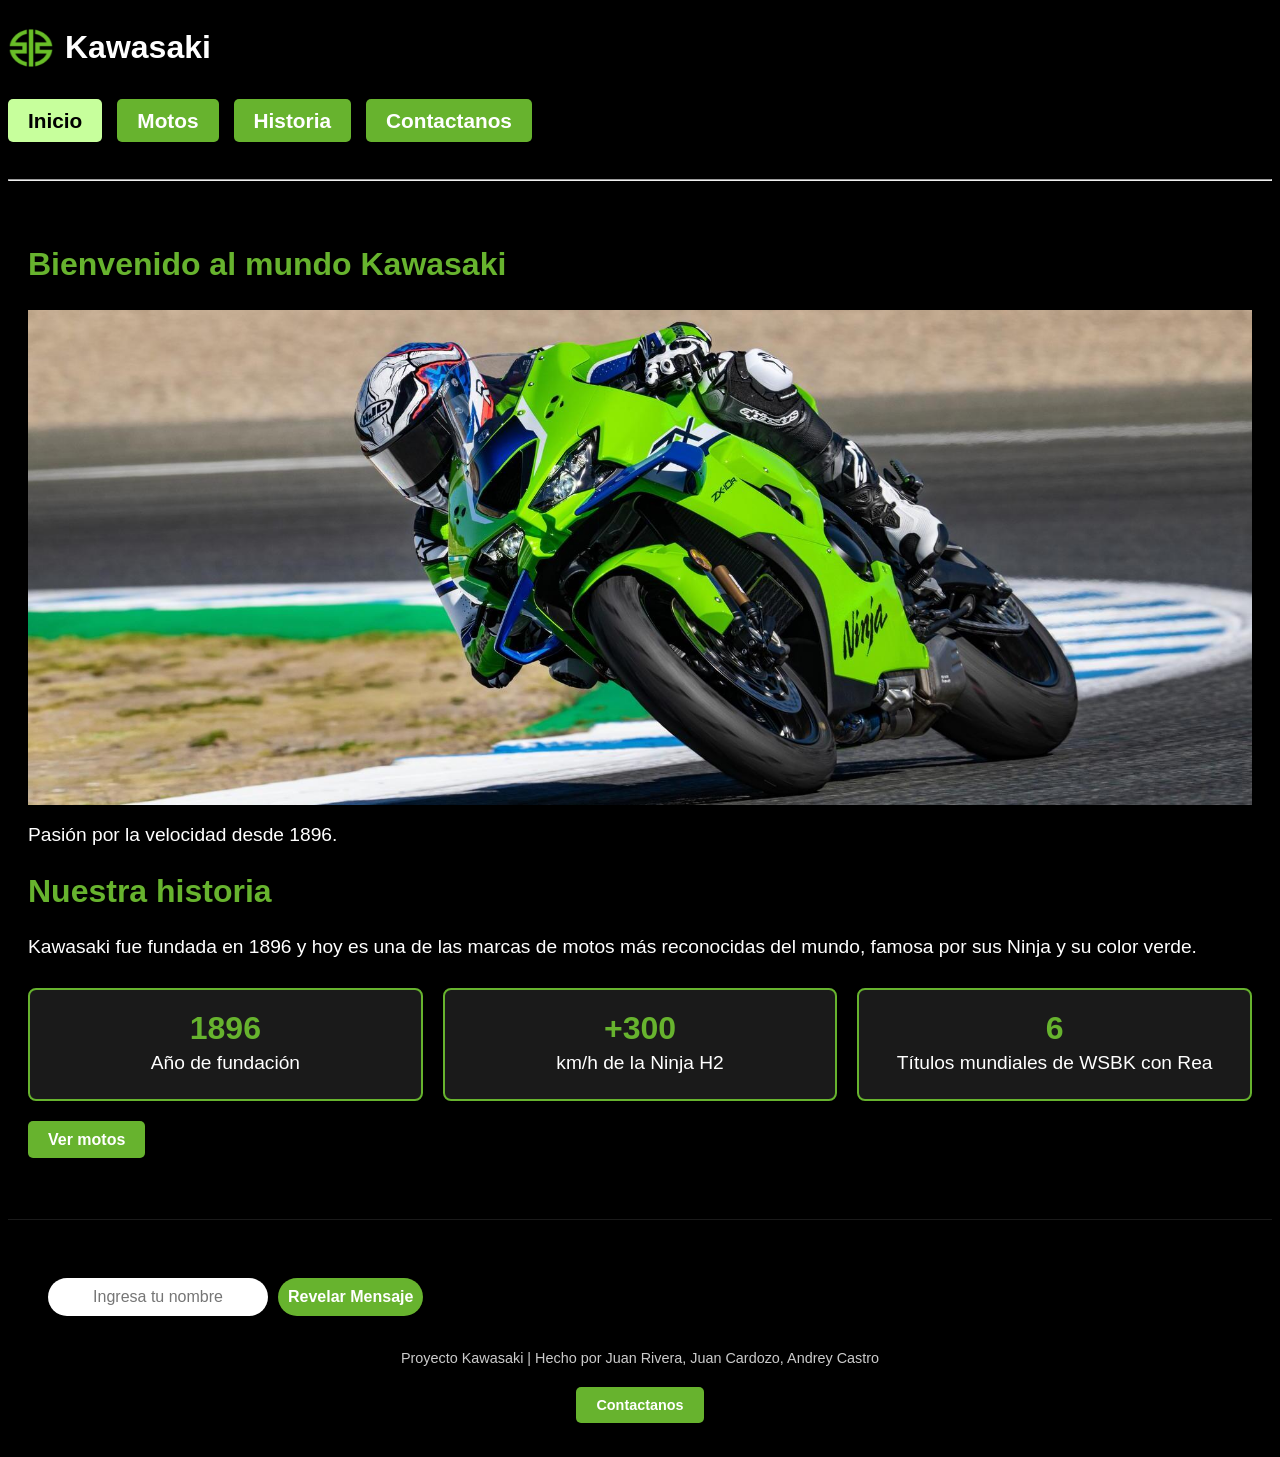
<file: index.html>
<!DOCTYPE html>
<html lang="es">
<head>
    <meta charset="UTF-8">
    <meta name="viewport" content="width=device-width, initial-scale=1.0">
    <title>Motos - Kawasaki</title>
    <link rel="icon" type="image/x-icon" href="fotos/logos/favicon.ico" />
    <link rel="stylesheet" href="css/styles.css"/>
    <script src="js/funcion.js" defer></script>
   
</head>

<body>
    <header>
        <div id="titulo">
            <img src="fotos/logos/logo.png" alt="logo">
            <h1>Kawasaki</h1>
        </div>
        
        <nav id="menu">
            <ul>
                <li><a href="index.html" class="botonActivo">Inicio</a></li>
                <li><a href="motos/motos.html" class="boton">Motos</a></li>
                <li><a href="historia/historia.html" class="boton">Historia</a></li>
                <li id="contacto"><a href="contacto/contactanos.html" class="boton">Contactanos</a></li>
            </ul>
        </nav>
    </header>
    <br>
    <hr>
    <main>
        <section>
            <h2>Bienvenido al mundo Kawasaki</h2>
            <div class="imagen">
                 <img src="fotos/imagen1.jpg" alt="Kawasaki Ninja">
            </div>
            <p>Pasión por la velocidad desde 1896.</p>
        </section>
        <div>
            <section>
                <h2>Nuestra historia</h2>
                <p>Kawasaki fue fundada en 1896 y hoy es una de las marcas de motos más reconocidas del mundo, famosa por sus Ninja y su color verde.</p>
            </section>
            <section class="datos">
                <div><h3>1896</h3><p>Año de fundación</p></div>
                <div><h3>+300</h3><p>km/h de la Ninja H2</p></div>
                <div><h3>6</h3><p>Títulos mundiales de WSBK con Rea</p></div>
            </section>
        </div>
        <a href="../motos/motos.html" class="botonR">Ver motos</a>
    </main>
    

    <footer>
        <h2 id="resultado"></h2>
        <form>
            <label for="nombre"></label>
            <div class="container">
                <input type="text" id="nombre" name="nombre" placeholder="Ingresa tu nombre" required>
                <button type="button" 
                onclick="mostrarNombre()">
                Revelar Mensaje</button>
            </div>
        </form>
        <p>Proyecto Kawasaki | Hecho por Juan Rivera, Juan Cardozo, Andrey Castro</p>
        <br>
        <a href="contacto/contactanos.html" class="botonR">Contactanos</a>
        <br>
        <br>
    </footer>
    
</body>
</html>
</file>
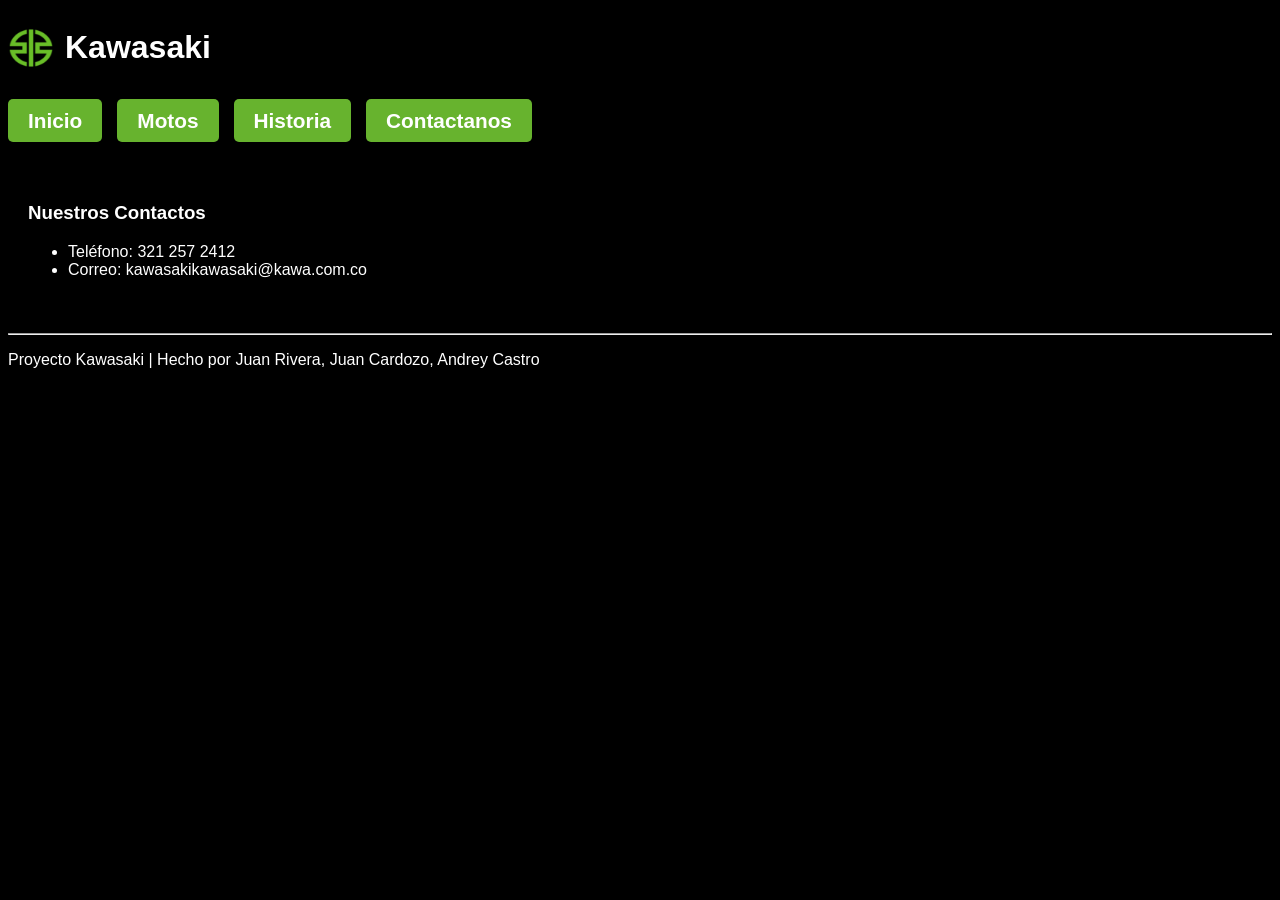
<file: contactanos/contactos.html>
<!DOCTYPE html>
<html lang="es">
<head>
    <meta charset="UTF-8">
    <meta name="viewport" content="width=device-width, initial-scale=1.0">
    <title>Kawasaki - Contactanos</title>
    <link rel="icon" type="image/x-icon" href="../fotos/logos/favicon.ico" />
    <link rel="stylesheet" href="../css/contactanos.css"/>
</head>
<body>

    
    <header>
        <div id="titulo">
            <img src="../fotos/logos/logo.png" alt="logo">
            <h1>Kawasaki</h1>
        </div>
        
        <nav id="menu">
            <ul class="ul">
                <li><a href="../index.html" class="boton">Inicio</a></li>
                <li><a href="../motos/motos.html" class="boton">Motos</a></li>
                <li><a href="../historia/historia.html" class="boton">Historia</a></li>
                <li id="contacto"><a href="../contacto/contactanos.html" class="boton">Contactanos</a></li>
            </ul>
        </nav>
    </header>
    <main>
        <h3>Nuestros Contactos</h3>
            <ul>
                <li>Teléfono: 321 257 2412</li>
                <li>Correo: kawasakikawasaki@kawa.com.co</li>
            </ul>
        </div>
    </main>
    <hr>
    <footer>
        <p>Proyecto Kawasaki | Hecho por Juan Rivera, Juan Cardozo, Andrey Castro</p>
    </footer>
    </main>
</file>
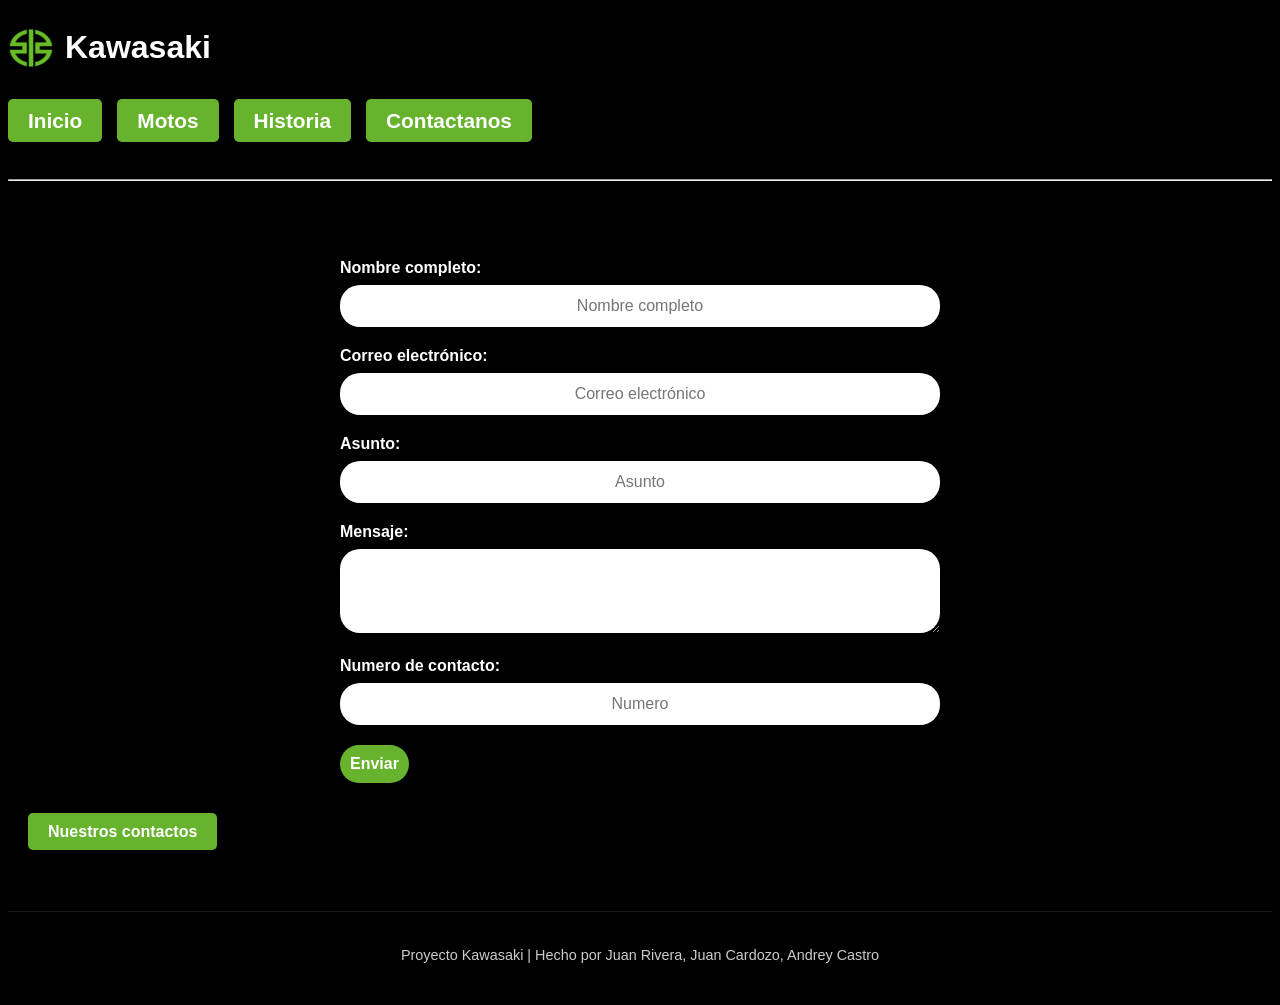
<file: contacto/contactanos.html>
<!DOCTYPE html>
<html lang="es">
<head>
    <meta charset="UTF-8">
    <meta name="viewport" content="width=device-width, initial-scale=1.0">
    <title>Kawasaki - Contacto</title>
    <link rel="icon" type="image/x-icon" href="../fotos/logos/favicon.ico" />
    <link rel="stylesheet" href="../css/contacto.css"/>
    <script src="../js/funcion.js" defer></script>
</head>
<body>

    
    <header>
        <div id="titulo">
            <img src="../fotos/logos/logo.png" alt="logo">
            <h1>Kawasaki</h1>
        </div>
        
        <nav id="menu">
            <ul class="ul">
                <li><a href="../index.html" class="boton">Inicio</a></li>
                <li><a href="../motos/motos.html" class="boton">Motos</a></li>
                <li><a href="../historia/historia.html" class="boton">Historia</a></li>
                <li id="contacto"><a href="../contacto/contactanos.html" class="botonActivo">Contactanos</a></li>
            </ul>
        </nav>
    </header>

    <br>
    <hr>

    <main>
        <div>
            <form>
                <div>
                    <label for="nombre">Nombre completo:</label>
                    <input type="text" id="nombre" name="nombre" placeholder="Nombre completo" required>
                </div>

                <div>
                    <label for="email">Correo electrónico:</label>
                    <input type="email" id="email" name="email" placeholder="Correo electrónico" required>
                </div>

                <div>
                    <label for="asunto">Asunto:</label>
                    <input type="text" id="asunto" name="asunto" placeholder="Asunto" required>
                </div>

                <div>
                    <label for="mensaje">Mensaje:</label>
                    <textarea id="mensaje" name="mensaje" rows="4" required></textarea>
                </div>
                <div>
                    <label for="numero">Numero de contacto:</label>
                    <input type="tel" id="numero" name="numero" placeholder="Numero" minlength="10" maxlength="10" pattern="[0-9]{10}" required>
                </div>

                <button type="button"
                    onclick="mostrarRegistro()">
                    Enviar</button>
            </form>
            <h2 id="registro"></h2>
        </div>
        <a href="../contactanos/contactos.html" class="botonR">Nuestros contactos</a>
        <br>
    </main>
    <footer>
        <p>Proyecto Kawasaki | Hecho por Juan Rivera, Juan Cardozo, Andrey Castro</p>
    </footer>
</body>
</html>
</file>
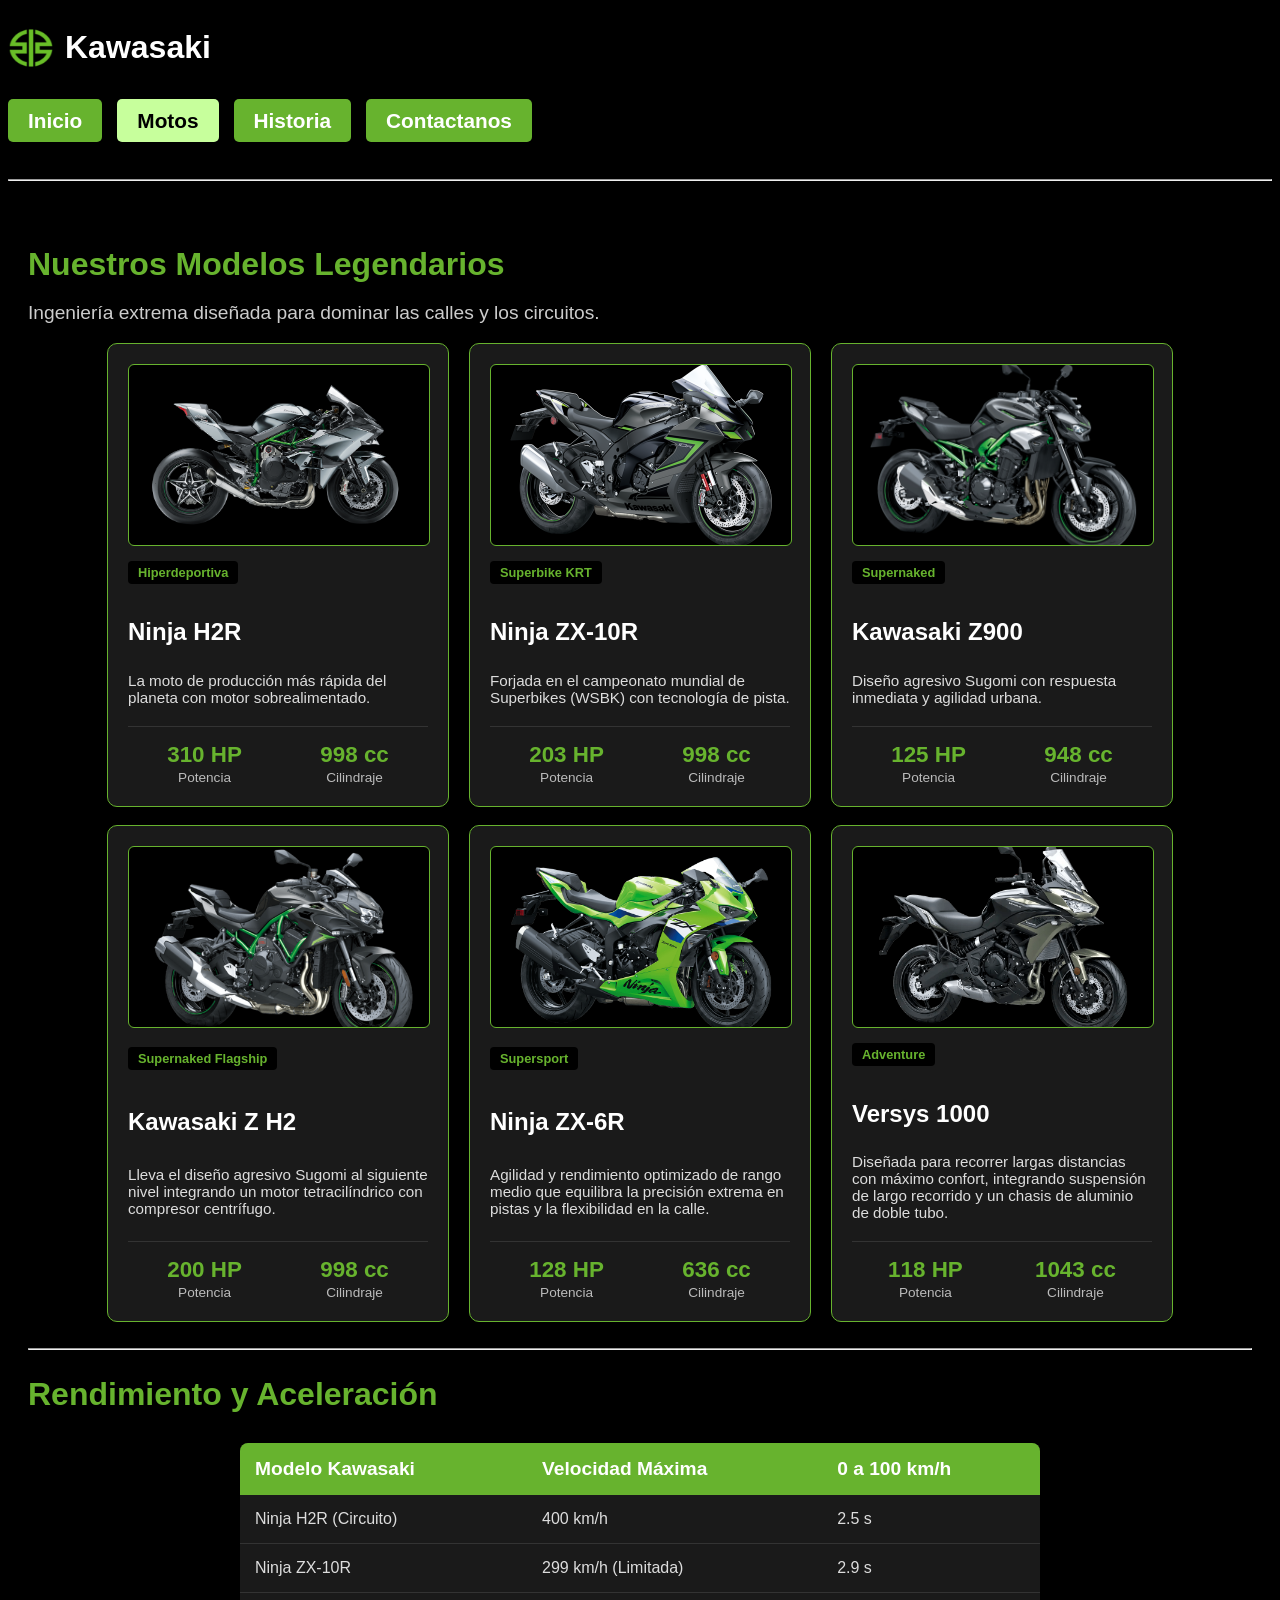
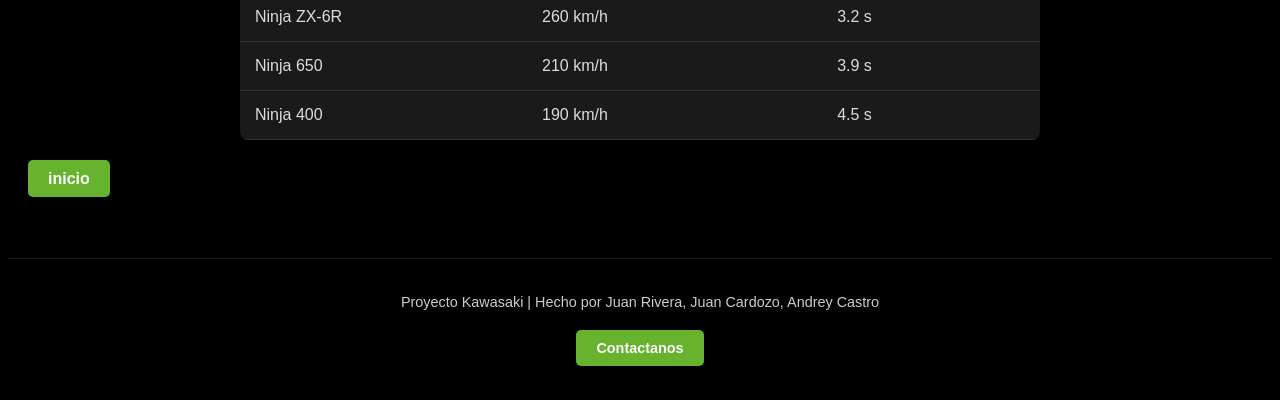
<file: motos/motos.html>
<!DOCTYPE html>
<html lang="es">
<head>
    <meta charset="UTF-8">
    <meta name="viewport" content="width=device-width, initial-scale=1.0">
    <title>Kawasaki - Modelos Destacados</title>
    <link rel="icon" type="image/x-icon" href="../fotos/logos/favicon.ico" />
    <link rel="stylesheet" href="../css/motos.css"/>
</head>
<body>

    
    <header>
        <div id="titulo">
            <img src="../fotos/logos/logo.png" alt="logo">
            <h1>Kawasaki</h1>
        </div>
        
        <nav id="menu">
            <ul>
                <li><a href="../index.html" class="boton">Inicio</a></li>
                <li><a href="../motos/motos.html" class="botonActivo">Motos</a></li>
                <li><a href="../historia/historia.html" class="boton">Historia</a></li>
                <li id="contacto"><a href="../contacto/contactanos.html" class="boton">Contactanos</a></li>
            </ul>
        </nav>
    </header>

    <br>
    <hr>

    <main class="contenedor">
        <h2>Nuestros Modelos Legendarios</h2>
        <p class="subtitulo">Ingeniería extrema diseñada para dominar las calles y los circuitos.</p>

        
        <section class="galeriaMotos">
            
            
            <article class="tarjeta-moto">
                <div class="vitrina-oficial">
                    <img src="../fotos/h2r.png" alt="Kawasaki Ninja H2R" class="foto-moto">
                </div>
                <span class="etiqueta">Hiperdeportiva</span>
                <h3>Ninja H2R</h3>
                <p class="descripcion">La moto de producción 
                    más rápida del planeta con motor sobrealimentado.</p>
                <div class="datos-tecnicos">
                    <div>
                        <strong class="numero-verde">310 HP</strong>
                        <span>Potencia</span>
                    </div>
                    <div>
                        <strong class="numero-verde">998 cc</strong>
                        <span>Cilindraje</span>
                    </div>
                </div>
            </article>

            
            <article class="tarjeta-moto">
                <div class="vitrina-oficial">
                    <img  src="../fotos/z10r.png" alt="Kawasaki Ninja ZX-10R" class="foto-moto">
                </div>
                <span class="etiqueta">Superbike KRT</span>
                <h3>Ninja ZX-10R</h3>
                <p class="descripcion">Forjada en el campeonato mundial de 
                    Superbikes (WSBK) con tecnología de pista.</p>
                <div class="datos-tecnicos">
                    <div>
                        <strong class="numero-verde">203 HP</strong>
                        <span>Potencia</span>
                    </div>
                    <div>
                        <strong class="numero-verde">998 cc</strong>
                        <span>Cilindraje</span>
                    </div>
                </div>
            </article>

            
            <article class="tarjeta-moto">
                <div class="vitrina-oficial">
                    <img src="../fotos/z900.png" alt="Kawasaki Z900" class="foto-moto">
                </div>
                <span class="etiqueta">Supernaked</span>
                <h3>Kawasaki Z900</h3>
                <p class="descripcion">Diseño agresivo Sugomi con
                    respuesta inmediata y agilidad urbana.</p>
                <div class="datos-tecnicos">
                    <div>
                        <strong class="numero-verde">125 HP</strong>
                        <span>Potencia</span>
                    </div>
                    <div>
                        <strong class="numero-verde">948 cc</strong>
                        <span>Cilindraje</span>
                    </div>
                </div>
            </article>

        </section>
        <br>
        <section class="galeriaMotos">
            
           
            <article class="tarjeta-moto">
                <div class="vitrina-oficial">
                    <img src="../fotos/zh2.png" alt="Kawasaki Ninja H2R" class="foto-moto">
                </div>
                <span class="etiqueta">Supernaked Flagship</span>
                <h3>Kawasaki Z H2</h3>
                <p class="descripcion">Lleva el diseño agresivo Sugomi al siguiente nivel integrando un
                     motor tetracilíndrico con compresor centrífugo.</p>
                <div class="datos-tecnicos">
                    <div>
                        <strong class="numero-verde">200 HP</strong>
                        <span>Potencia</span>
                    </div>
                    <div>
                        <strong class="numero-verde">998 cc</strong>
                        <span>Cilindraje</span>
                    </div>
                </div>
            </article>


            <article class="tarjeta-moto">
                <div class="vitrina-oficial">
                    <img  src="../fotos/zx6r.png" alt="Kawasaki Ninja ZX-10R" class="foto-moto">
                </div>
                <span class="etiqueta">Supersport</span>
                <h3>Ninja ZX-6R</h3>
                <p class="descripcion">Agilidad y rendimiento optimizado de rango medio que equilibra la precisión 
                    extrema en pistas y la flexibilidad en la calle.</p>
                <div class="datos-tecnicos">
                    <div>
                        <strong class="numero-verde">128 HP</strong>
                        <span>Potencia</span>
                    </div>
                    <div>
                        <strong class="numero-verde">636 cc</strong>
                        <span>Cilindraje</span>
                    </div>
                </div>
            </article>


            <article class="tarjeta-moto">
                <div class="vitrina-oficial">
                    <img src="../fotos/1000v.png" alt="Kawasaki Z900" class="foto-moto">
                </div>
                <span class="etiqueta">Adventure</span>
                <h3>Versys 1000</h3>
                <p class="descripcion">Diseñada para recorrer largas distancias con máximo confort, integrando suspensión de 
                    largo recorrido y un chasis de aluminio de doble tubo.</p>
                <div class="datos-tecnicos">
                    <div>
                        <strong class="numero-verde">118 HP</strong>
                        <span>Potencia</span>
                    </div>
                    <div>
                        <strong class="numero-verde">1043 cc</strong>
                        <span>Cilindraje</span>
                    </div>
                </div>
            </article>

        </section>
        <br>
        <hr>
        
        <section>
            <h2>Rendimiento y Aceleración</h2>
            <div class="tabla1">
                <table class="motostabla">
                    <thead>
                        <tr>
                            <th>Modelo Kawasaki</th>
                            <th>Velocidad Máxima</th>
                            <th>0 a 100 km/h</th>
                        </tr>
                    </thead>
                    <tbody>
                        <tr>
                            <td>Ninja H2R (Circuito)</td>
                            <td>400 km/h</td>
                            <td>2.5 s</td>
                        </tr>
                        <tr>
                            <td>Ninja ZX-10R</td>
                            <td>299 km/h (Limitada)</td>
                            <td>2.9 s</td>
                        </tr>
                        <tr>
                            <td>Ninja ZX-6R</td>
                            <td>260 km/h</td>
                            <td>3.2 s</td>
                        </tr>
                        <tr>
                            <td>Ninja 650</td>
                            <td>210 km/h</td>
                            <td>3.9 s</td>
                        </tr>
                        <tr>
                            <td>Ninja 400</td>
                            <td>190 km/h</td>
                            <td>4.5 s</td>
                        </tr>
                    </tbody>
                </table>
            </div>
        </section>
        
        <a href="../index.html" class="botonR">inicio</a>
    </main>
   
    <footer>
        <p>Proyecto Kawasaki | Hecho por Juan Rivera, Juan Cardozo, Andrey Castro</p>
        <br>
        <a href="../contacto/contactanos.html" class="botonR">Contactanos</a>
        <br>
        <br>
    </footer>

</body>
</html>
</file>
<file: css/styles.css>
/* 
    --verde-kawasaki: #67B32E
    --negro: #111111
    --gris: #1A1A1A
    --blanco: #FFFFFF
*/

body {
    background-color: black;
    color: white;
    font-family: Arial, Helvetica, sans-serif;
}

#titulo{
    display: flex;
    align-items: center;
    gap: 12px;
}
#titulo img {
  width: 45px;
  height: 40px;
}



main {
    margin: 0 auto;
    padding: 30px 20px;
}

main section h2 {
    color: #67B32E;
    font-size: 2rem;
}
main p {
    font-size: 1.2rem;
}



/*
margin: 0 auto;

padding: 30px 20px;

max-width: 1000px;
*/




ul {
    display: flex;
    gap: 15px;
    padding: 0;
    list-style-type: none;
    font-size: 1.3rem;
}
li a {
    text-decoration: none;
    background-color: #67B32E;
    color: white;
    padding: 10px 20px;
    border-radius: 5px;
    font-weight: bold;
    
}
.boton:hover{
    background-color: #c7ff9c;
    color: black
}
.botonActivo {
    background-color: #c7ff9c;
    color: black
}



.botonR{
    text-decoration: none;
    background-color: #67B32E;
    color: white;
    padding: 10px 20px;
    border-radius: 5px;
    font-weight: bold;
}
.botonR:hover{
    background-color: #c7ff9c;
    color: black
}




header h1{
    color: #ffffff;
}

.imagen {
    display: flex;
    justify-content: center;
    margin: 0;
    padding: 0;
}

img{
    max-width: 100%;
    height: auto;
    height: auto;       
    display: block; 
}



.datos {
    display: flex;
    justify-content: center;
    gap: 20px;
    margin: 30px 0;
}

.datos div {
    background-color: #1A1A1A;
    border: 2px solid #67B32E;
    border-radius: 8px;
    padding: 20px;
    flex: 1;
}
.datos h3 {
    color: #67B32E;
    text-align: center;
    font-size: 2rem;
    margin: 0;
}




footer h2{
    color: #67B32E;
    text-align: center;
}
.datos p{
    text-align: center;
    margin: 5px;
    font-size: 1.2rem;
}

form button:hover {
    background-color: #c7ff9c;
    color: black;
    cursor: pointer;
}

.container {
    gap: 10px;
    width: 100%;
    max-width: 400px;
    gap: 10px;
    padding: 20px;
    display: flex;
}

.container input {
    padding: 10px;
    border-radius: 30px;
    border: none;
    font-size: 1rem;
    text-align: center;
}
.container button {
    padding: 10px;
    border-radius: 30px;
    border: none;
    font-size: 1rem;
    background-color: #67B32E;
    color: white;
    font-weight: bold;
}



footer {
    margin-top: 40px;
    padding: 20px;
    border-top: 1px solid #1A1A1A;
    font-size: 0.9rem;
    color: #cccccc;
    text-align: center;
}




@media (max-width: 768px) {
    body {
        margin: 20px;
    }
    #titulo{
        justify-content: center;        
    }
    
    .datos p{
    text-align: left;
    margin: 5px 0 0 0;
    font-size: 1rem;
    }

    #menu {
        display: flex;
        justify-content: center;
    }


    .container {
        max-width: 300px;
        margin: 0 auto;
        flex-direction: column; 
    }
    main {
    padding: 0px 0px;
    }
    main h1{
        font-size: 1.6rem;
        text-align: center;
    }


    #contacto{
        display: none;
    }    
}
</file>
<file: css/contactanos.css>
body {
    background-color: black;
    color: white;
    font-family: Arial, Helvetica, sans-serif;
}

#titulo{
    display: flex;
    align-items: center;
    gap: 12px;
}
#titulo img {
  width: 45px;
  height: 40px;
}




header h1{
    color: #ffffff;
}




main {
    margin: 0 auto;
    padding: 30px 20px;
}

.ul {
    display: flex;
    gap: 15px;
    padding: 0;
    list-style-type: none;
    font-size: 1.3rem;
}
.ul li a {
    text-decoration: none;
    background-color: #67B32E;
    color: white;
    padding: 10px 20px;
    border-radius: 5px;
    font-weight: bold;
}
.boton:hover{
    background-color: #c7ff9c;
    color: black
}
.botonActivo {
    background-color: #c7ff9c;
    color: black
}

.botonR{
    text-decoration: none;
    background-color: #67B32E;
    color: white;
    padding: 10px 20px;
    border-radius: 5px;
    font-weight: bold;
}
.botonR:hover{
    background-color: #c7ff9c;
    color: black
}

@media (max-width: 768px) {
    body {
        margin: 20px;
    }
    #titulo{
        justify-content: center;        
    }
    #menu {
        display: flex;
        justify-content: center;
    }
    main {
    padding: 0px 0px;
    }
}
</file>
<file: css/contacto.css>
/* 
    --verde-kawasaki: #67B32E
    --negro: #111111
    --gris: #1A1A1A
    --blanco: #FFFFFF
*/

body {
    background-color: black;
    color: white;
    font-family: Arial, Helvetica, sans-serif;
}

#titulo{
    display: flex;
    align-items: center;
    gap: 12px;
}
#titulo img {
  width: 45px;
  height: 40px;
}




header h1{
    color: #ffffff;
}




main {
    margin: 0 auto;
    padding: 30px 20px;
}

.ul {
    display: flex;
    gap: 15px;
    padding: 0;
    list-style-type: none;
    font-size: 1.3rem;
}
.ul li a {
    text-decoration: none;
    background-color: #67B32E;
    color: white;
    padding: 10px 20px;
    border-radius: 5px;
    font-weight: bold;
    
}
.boton:hover{
    background-color: #c7ff9c;
    color: black
}
.botonActivo {
    background-color: #c7ff9c;
    color: black
}

div input{
    padding: 10px;
    border-radius: 30px;
    border: none;
    font-size: 1rem;
    text-align: center;
}

div button{
    padding: 10px;
    border-radius: 30px;
    border: none;
    font-size: 1rem;
    background-color: #67B32E;
    color: white;
    font-weight: bold;
}

form {
  width: 90%;          
  max-width: 600px;    
  margin: 40px auto;   
  color: white;
}

form div {
  margin-bottom: 20px;
  text-align: left;  
}

form label {
  display: block;
  margin-bottom: 8px;
  font-weight: bold;
}

form input,
form textarea {
  width: 100%;               
  padding: 12px;             
  border: none;
  border-radius: 20px;       
  box-sizing: border-box; 
}
button:hover{
    background-color: #c7ff9c;
    color: black
}

h2{
    text-align: center
}


footer {
    margin-top: 40px;
    padding: 20px;
    border-top: 1px solid #1A1A1A;
    font-size: 0.9rem;
    color: #cccccc;
    text-align: center;
}


.botonR{
    text-decoration: none;
    background-color: #67B32E;
    color: white;
    padding: 10px 20px;
    border-radius: 5px;
    font-weight: bold;
}
.botonR:hover{
    background-color: #c7ff9c;
    color: black
}

@media (max-width: 768px) {
    body {
        margin: 20px;
    }
    #titulo{
        justify-content: center;        
    }
    #menu {
        display: flex;
        justify-content: center;
    }
    main {
    padding: 0px 0px;
    }
    main h1{
        font-size: 1.6rem;
        text-align: center;
    }
    #contacto{
        display: none;
    }  
}
</file>
<file: css/motos.css>
/* 
    --verde-kawasaki: #67B32E;
    --negro: black;
    --gris: #1A1A1A;
    --blanco: white;
*/



body {
    background-color: black;
    color: white;
    font-family: Arial, Helvetica, sans-serif;
}



#titulo{
    display: flex;
    align-items: center;
    gap: 12px;
}
#titulo img {
  width: 45px;
  height: 40px;
}

header h1{
    color: #ffffff;
}





main {
    margin: 0 auto;
    padding: 30px 20px;
}

main h2{
    color: #67B32E;
    font-size: 2rem;
}
main p {
    font-size: 1.2rem;
}



ul {
    display: flex;
    gap: 15px;
    padding: 0;
    list-style-type: none;
    font-size: 1.3rem;
}
li a {
    text-decoration: none;
    background-color: #67B32E;
    color: white;
    padding: 10px 20px;
    border-radius: 5px;
    font-weight: bold;
    
}

.boton {
    background-color: #67B32E;
}

.boton:hover{
    background-color: #c7ff9c;
    color: black
}
.botonActivo {
    background-color: #c7ff9c;
    color: black
}

/* 
max-width: 1000px;
*/
.contenedor {

    margin: 0 auto;
    padding: 30px 20px;
}

h2 {
    font-size: 1.8rem;
    margin-bottom: 8px;
}

.subtitulo {
    color: #cccccc;
}


.galeriaMotos {
    display: flex;
    gap: 20px;
    justify-content: center;
}

.tarjeta-moto {
    background-color: #1A1A1A;
    border: 1px solid #67B32E;
    border-radius: 10px;
    padding: 20px;
    width: 300px;
    display: flex;
    flex-direction: column;
    justify-content: space-between;
}

.vitrina-oficial {
    width: 100%;
    height: 180px;
    background-color: black;
    border: 1px solid #67B32E;
    border-radius: 6px;
    overflow: hidden;
    margin-bottom: 15px;
}

.foto-moto {
    width: 100%;
    height: 100%;
    object-fit: cover;
}

.etiqueta {
    background-color: black;
    color: #67B32E;
    font-size: 0.8rem;
    font-weight: bold;
    padding: 4px 10px;
    border-radius: 4px;
    align-self: flex-start;
    margin-bottom: 10px;
}

.tarjeta-moto h3 {
    font-size: 1.5rem;
    margin-bottom: 10px;
}

.descripcion {
    font-size: 0.95rem;
    color: #dddddd;
    margin-bottom: 20px;
}

.datos-tecnicos {
    display: flex;
    justify-content: space-around;
    border-top: 1px solid #333333;
    padding-top: 15px;
    text-align: center;
}

.numero-verde {
    display: block;
    color: #67B32E;
    font-size: 1.4rem;
}

.datos-tecnicos span {
    font-size: 0.85rem;
    color: #bbbbbb;
}





.botonR{
    text-decoration: none;
    background-color: #67B32E;
    color: white;
    padding: 10px 20px;
    border-radius: 5px;
    font-weight: bold;
}
.botonR:hover{
    background-color: #c7ff9c;
    color: black
}







footer {
    margin-top: 40px;
    padding: 20px;
    border-top: 1px solid #1A1A1A;
    font-size: 0.9rem;
    color: #cccccc;
    text-align: center;
}






.tabla1 {
    overflow-x: auto; /* Permite desplazar la tabla en celulares sin romper la página */
    margin: 30px auto;
    max-width: 800px; /* Mantiene la tabla centrada y con buen tamaño */
}

.motostabla {
    width: 100%;
    border-collapse: collapse;
    background-color: #1A1A1A; /* Gris oscuro que ya usas en las tarjetas */
    border-radius: 8px;
    overflow: hidden; /* Necesario para que los bordes de la tabla sean redondeados */
}

.motostabla th {
    background-color: #67B32E; /* Verde Kawasaki */
    color: #FFFFFF;
    padding: 15px;
    text-align: left;
    font-size: 1.2rem;
}

.motostabla td {
    padding: 15px;
    border-bottom: 1px solid #333333; /* Línea divisoria sutil */
    color: #DDDDDD;
}

/* Efecto al pasar el cursor sobre una fila */
.motostabla tbody tr:hover {
    background-color: #2a2a2a; 
    cursor: default;
}


@media (max-width: 768px) {

    body {
        margin: 20px;
    }

    #titulo{
        justify-content: center;        
    }
    
    #menu {
        display: flex;
        justify-content: center;
    }
    .galeriaMotos {
        flex-direction: column;
        align-items: center;
    }

    #contacto{
        display: none;
    }  

}
</file>
